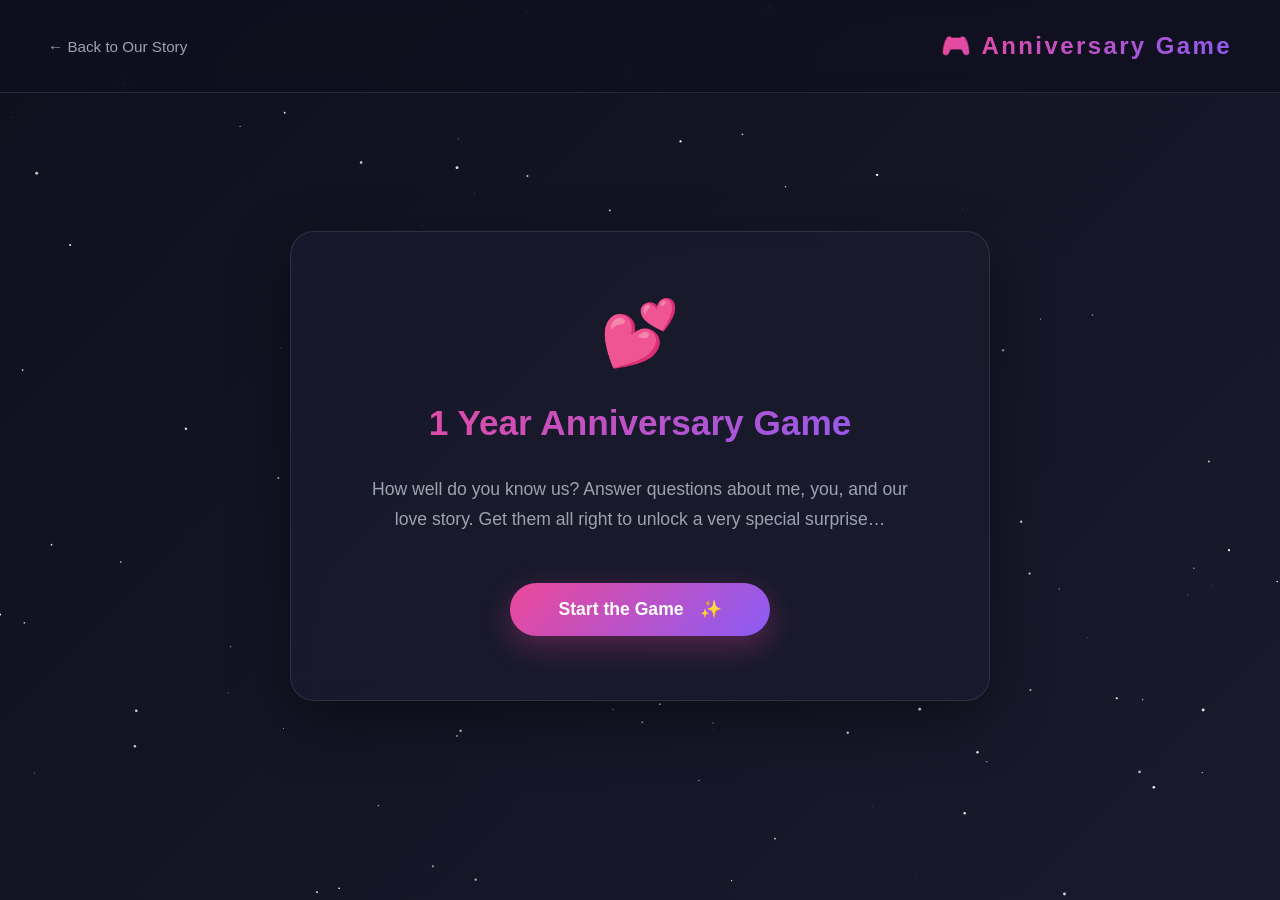
<file: game.html>
<!doctype html>
<html lang="en">
  <head>
    <meta charset="UTF-8" />
    <meta name="viewport" content="width=device-width, initial-scale=1.0" />
    <title>Anniversary Game | JM & Yara</title>
    <link rel="stylesheet" href="styles.css" />
  </head>
  <body>
    <canvas id="starsCanvas"></canvas>

    <nav class="navbar game-navbar">
      <div class="nav-content">
        <a href="index.html" class="nav-back-link">← Back to Our Story</a>
        <div class="nav-logo">🎮 Anniversary Game</div>
      </div>
    </nav>

    <main class="game-page">
      <!-- Welcome -->
      <section class="game-screen active" id="welcomeScreen">
        <div class="game-card">
          <div class="game-emoji">💕</div>
          <h1>1 Year Anniversary Game</h1>
          <p class="game-intro">
            How well do you know us? Answer questions about me, you, and our
            love story. Get them all right to unlock a very special surprise…
          </p>
          <button class="cta-button" id="startGameBtn">
            <span>Start the Game</span>
            <span class="button-icon">✨</span>
          </button>
        </div>
      </section>

      <!-- Quiz -->
      <section class="game-screen" id="quizScreen">
        <div class="game-card game-card-wide">
          <div class="game-progress">
            <div class="game-progress-bar" id="progressBar"></div>
          </div>
          <p class="game-category" id="questionCategory"></p>
          <h2 class="game-question" id="questionText"></h2>
          <div class="game-options" id="optionsContainer"></div>
          <p class="game-feedback hidden" id="questionFeedback"></p>
          <button class="cta-button game-next-btn hidden" id="nextQuestionBtn">
            <span>Next Question</span>
            <span class="button-icon">→</span>
          </button>
        </div>
      </section>

      <!-- Voucher reveal (step 1) -->
      <section class="game-screen" id="voucherScreen">
        <div class="game-card game-card-reveal">
          <div class="game-emoji">🎁</div>
          <h1>You Did It!</h1>
          <p class="game-intro">
            You know our story by heart. Your first surprise is waiting for you…
          </p>
          <div class="gift-reveal voucher-reveal">
            <p class="gift-label">I got you a voucher for</p>
            <p class="voucher-amount">$800</p>
            <p class="gift-label">to spend at Hermès — pick anything your heart desires.</p>
          </div>
          <a
            href="https://www.hermes.com/us/en/"
            target="_blank"
            rel="noopener noreferrer"
            class="cta-button hermes-btn"
            id="hermesLink"
          >
            <span>Open Hermès</span>
            <span class="button-icon">✨</span>
          </a>
        </div>
      </section>

      <!-- Bed gift reveal (step 2) -->
      <section class="game-screen" id="bedGiftScreen">
        <div class="game-card game-card-reveal">
          <div class="game-emoji">💝</div>
          <h1>One More Thing…</h1>
          <p class="game-intro">
            Just kidding! There's another gift waiting for you, closer than you think…
          </p>
          <div class="gift-reveal">
            <p class="gift-label">Your other gift is located:</p>
            <p class="gift-location">Under your bed 🛏️💝</p>
          </div>
          <a href="index.html" class="cta-button game-home-btn">
            <span>Back to Our Story</span>
            <span class="button-icon">❤️</span>
          </a>
        </div>
      </section>

      <!-- Retry -->
      <section class="game-screen" id="retryScreen">
        <div class="game-card">
          <div class="game-emoji">💭</div>
          <h1>Almost There!</h1>
          <p class="game-intro" id="retryMessage"></p>
          <button class="cta-button" id="retryGameBtn">
            <span>Try Again</span>
            <span class="button-icon">🔄</span>
          </button>
        </div>
      </section>
    </main>

    <div id="confettiContainer"></div>

    <audio id="clickSound" preload="auto">
      <source
        src="https://assets.mixkit.co/active_storage/sfx/2570/2570-preview.mp3"
        type="audio/mpeg"
      />
    </audio>
    <audio id="successSound" preload="auto">
      <source
        src="https://assets.mixkit.co/active_storage/sfx/1435/1435-preview.mp3"
        type="audio/mpeg"
      />
    </audio>

    <script src="game.js"></script>
  </body>
</html>
</file>
<file: styles.css>
/* ========================================
   ANNIVERSARY WEBSITE - PREMIUM STYLING
   ======================================== */

/* Global CSS Variables */
:root {
    /* Colors - Romantic Palette */
    --primary-dark: #0f0f1e;
    --primary-light: #f5f5ff;
    --accent-purple: #8b5cf6;
    --accent-blue: #3b82f6;
    --accent-pink: #ec4899;
    --accent-gold: #fbbf24;
    --text-dark: #1f2937;
    --text-light: #f3f4f6;
    --text-muted: #9ca3af;

    /* Theme Variables */
    --bg-primary: var(--primary-dark);
    --bg-secondary: #1a1a2e;
    --text-primary: var(--text-light);
    --text-secondary: var(--text-muted);
    --border-color: rgba(255, 255, 255, 0.1);

    /* Spacing */
    --spacing-xs: 0.5rem;
    --spacing-sm: 1rem;
    --spacing-md: 2rem;
    --spacing-lg: 3rem;
    --spacing-xl: 4rem;

    /* Typography */
    --font-sans: 'Segoe UI', Tahoma, Geneva, Verdana, sans-serif;
    --font-serif: 'Georgia', serif;

    /* Transitions */
    --transition-fast: 0.2s ease;
    --transition-normal: 0.3s ease;
    --transition-slow: 0.5s ease;
    --transition-slower: 0.8s ease;
}

/* Light Theme */
body.light-theme {
    --bg-primary: var(--primary-light);
    --bg-secondary: #f0f0ff;
    --text-primary: var(--text-dark);
    --text-secondary: #6b7280;
    --border-color: rgba(0, 0, 0, 0.1);
}

/* ========================================
   GLOBAL STYLES
   ======================================== */

* {
    margin: 0;
    padding: 0;
    box-sizing: border-box;
}

html {
    scroll-behavior: smooth;
}

body {
    font-family: var(--font-sans);
    background: linear-gradient(135deg, var(--bg-primary) 0%, var(--bg-secondary) 100%);
    color: var(--text-primary);
    transition: background var(--transition-slow), color var(--transition-slow);
    overflow-x: hidden;
    min-height: 100vh;
}

/* ========================================
   LOADING SCREEN
   ======================================== */

.loading-screen {
    position: fixed;
    inset: 0;
    display: flex;
    align-items: center;
    justify-content: center;
    background: linear-gradient(135deg, #0f0f1e 0%, #1a1a2e 100%);
    z-index: 9999;
    animation: fadeOut 0.8s ease forwards;
    animation-delay: 2s;
}

.loading-content {
    text-align: center;
}

.spinner {
    width: 60px;
    height: 60px;
    border: 3px solid rgba(255, 255, 255, 0.2);
    border-top-color: var(--accent-pink);
    border-radius: 50%;
    animation: spin 1s linear infinite;
    margin: 0 auto var(--spacing-md);
}

.loading-screen p {
    color: var(--text-light);
    font-size: 1.1rem;
    letter-spacing: 0.1em;
}

@keyframes spin {
    to { transform: rotate(360deg); }
}

@keyframes fadeOut {
    to {
        opacity: 0;
        visibility: hidden;
    }
}

/* ========================================
   SCROLL PROGRESS INDICATOR
   ======================================== */

.scroll-progress {
    position: fixed;
    top: 0;
    left: 0;
    height: 4px;
    background: linear-gradient(90deg, var(--accent-pink), var(--accent-purple), var(--accent-blue));
    width: 0%;
    z-index: 1000;
    transition: width 0.1s linear;
}

/* ========================================
   PARTICLES & BACKGROUNDS
   ======================================== */

.particle-container {
    position: fixed;
    inset: 0;
    z-index: -1;
    pointer-events: none;
}

.particle {
    position: absolute;
    background: radial-gradient(circle, var(--accent-pink) 0%, transparent 70%);
    border-radius: 50%;
    opacity: 0.3;
    animation: floatParticle var(--transition-slower) ease-in-out infinite;
}

@keyframes floatParticle {
    0%, 100% {
        transform: translateY(0) translateX(0);
        opacity: 0;
    }
    50% {
        opacity: 0.5;
    }
}

#starsCanvas {
    position: fixed;
    top: 0;
    left: 0;
    width: 100%;
    height: 100%;
    z-index: -1;
}

/* ========================================
   NAVBAR
   ======================================== */

.navbar {
    position: fixed;
    top: 0;
    left: 0;
    right: 0;
    padding: var(--spacing-md) var(--spacing-lg);
    background: rgba(15, 15, 30, 0.7);
    backdrop-filter: blur(10px);
    border-bottom: 1px solid var(--border-color);
    z-index: 100;
    transition: all var(--transition-normal);
}

.nav-content {
    max-width: 1400px;
    margin: 0 auto;
    display: flex;
    justify-content: space-between;
    align-items: center;
}

.nav-logo {
    font-size: 1.5rem;
    font-weight: 600;
    letter-spacing: 0.1em;
    background: linear-gradient(135deg, var(--accent-pink), var(--accent-purple));
    -webkit-background-clip: text;
    -webkit-text-fill-color: transparent;
    background-clip: text;
}

.nav-controls {
    display: flex;
    gap: var(--spacing-md);
}

.control-btn {
    background: rgba(139, 92, 246, 0.2);
    border: 1px solid var(--border-color);
    color: var(--text-primary);
    width: 40px;
    height: 40px;
    border-radius: 50%;
    cursor: pointer;
    font-size: 1.2rem;
    transition: all var(--transition-normal);
    display: flex;
    align-items: center;
    justify-content: center;
}

.control-btn:hover {
    background: rgba(139, 92, 246, 0.4);
    transform: scale(1.1);
}

/* ========================================
   SECTION HEADERS
   ======================================== */

.section-header {
    text-align: center;
    margin-bottom: var(--spacing-xl);
    animation: slideInDown 0.8s ease;
}

.section-header h2 {
    font-size: 3rem;
    margin-bottom: var(--spacing-md);
    background: linear-gradient(135deg, var(--accent-pink), var(--accent-purple), var(--accent-blue));
    -webkit-background-clip: text;
    -webkit-text-fill-color: transparent;
    background-clip: text;
    font-weight: 700;
    letter-spacing: 0.05em;
}

.header-underline {
    width: 100px;
    height: 4px;
    background: linear-gradient(90deg, var(--accent-pink), var(--accent-purple));
    margin: 0 auto;
    border-radius: 2px;
}

@keyframes slideInDown {
    from {
        opacity: 0;
        transform: translateY(-30px);
    }
    to {
        opacity: 1;
        transform: translateY(0);
    }
}

/* ========================================
   HERO SECTION
   ======================================== */

.hero {
    position: relative;
    min-height: 100vh;
    display: flex;
    align-items: center;
    justify-content: center;
    text-align: center;
    padding: var(--spacing-xl);
    overflow: hidden;
    background: linear-gradient(135deg, #0f0f1e 0%, #1a1a2e 50%, #2d1b69 100%);
}

.hero-stars {
    position: absolute;
    inset: 0;
    z-index: 1;
}

.hero-content {
    position: relative;
    z-index: 2;
    max-width: 800px;
    animation: fadeInUp 1.2s ease 0.5s both;
}

.hero-title {
    font-size: 5rem;
    font-weight: 800;
    margin-bottom: var(--spacing-md);
    background: linear-gradient(135deg, var(--accent-pink), var(--accent-purple), var(--accent-blue));
    -webkit-background-clip: text;
    -webkit-text-fill-color: transparent;
    background-clip: text;
    animation: titleGlow 3s ease infinite;
    letter-spacing: 0.02em;
    line-height: 1.2;
}

.hero-subtitle {
    font-size: 1.5rem;
    color: var(--text-secondary);
    margin-bottom: var(--spacing-xl);
    animation: fadeIn 1s ease 1s both;
}

.cta-button {
    display: inline-flex;
    align-items: center;
    gap: var(--spacing-sm);
    padding: 1rem 3rem;
    font-size: 1.1rem;
    font-weight: 600;
    background: linear-gradient(135deg, var(--accent-pink), var(--accent-purple));
    color: white;
    border: none;
    border-radius: 50px;
    cursor: pointer;
    transition: all var(--transition-normal);
    box-shadow: 0 10px 30px rgba(236, 72, 153, 0.3);
    animation: bounceIn 0.8s ease 1.2s both;
    position: relative;
    overflow: hidden;
}

.cta-button::before {
    content: '';
    position: absolute;
    inset: 0;
    background: linear-gradient(135deg, var(--accent-blue), var(--accent-pink));
    opacity: 0;
    transition: opacity var(--transition-normal);
}

.cta-button:hover {
    transform: translateY(-2px);
    box-shadow: 0 15px 40px rgba(236, 72, 153, 0.5);
}

.cta-button:active {
    transform: translateY(0);
}

.button-icon {
    display: inline-block;
    animation: spin 2s linear infinite;
}

.scroll-indicator {
    position: absolute;
    bottom: var(--spacing-xl);
    left: 50%;
    transform: translateX(-50%);
    text-align: center;
    animation: bounce 2s ease infinite;
}

.scroll-indicator span {
    display: block;
    color: var(--text-secondary);
    margin-bottom: var(--spacing-sm);
    font-size: 0.9rem;
}

.mouse-icon {
    width: 24px;
    height: 36px;
    border: 2px solid var(--accent-pink);
    border-radius: 12px;
    margin: 0 auto;
    position: relative;
}

.mouse-icon::after {
    content: '';
    position: absolute;
    width: 2px;
    height: 8px;
    background: var(--accent-pink);
    top: 6px;
    left: 50%;
    transform: translateX(-50%);
    border-radius: 1px;
    animation: scroll 1.5s ease infinite;
}

@keyframes bounce {
    0%, 100% {
        transform: translateX(-50%) translateY(0);
    }
    50% {
        transform: translateX(-50%) translateY(10px);
    }
}

@keyframes scroll {
    0% {
        opacity: 1;
        transform: translateX(-50%) translateY(0);
    }
    100% {
        opacity: 0;
        transform: translateX(-50%) translateY(10px);
    }
}

@keyframes fadeInUp {
    from {
        opacity: 0;
        transform: translateY(30px);
    }
    to {
        opacity: 1;
        transform: translateY(0);
    }
}

@keyframes fadeIn {
    from {
        opacity: 0;
    }
    to {
        opacity: 1;
    }
}

@keyframes titleGlow {
    0%, 100% {
        filter: drop-shadow(0 0 10px rgba(236, 72, 153, 0.3));
    }
    50% {
        filter: drop-shadow(0 0 20px rgba(139, 92, 246, 0.5));
    }
}

/* ========================================
   LOVE LETTER SECTION
   ======================================== */

.love-letter {
    min-height: 100vh;
    display: flex;
    flex-direction: column;
    align-items: center;
    justify-content: center;
    padding: var(--spacing-xl);
    background: linear-gradient(135deg, var(--bg-primary) 0%, var(--bg-secondary) 100%);
}

.letter-content {
    display: flex;
    align-items: center;
    justify-content: center;
    margin-top: var(--spacing-xl);
}

.letter-paper {
    background: rgba(255, 255, 255, 0.05);
    backdrop-filter: blur(10px);
    border: 1px solid var(--border-color);
    border-radius: 20px;
    padding: var(--spacing-xl);
    max-width: 700px;
    box-shadow: 0 20px 60px rgba(236, 72, 153, 0.1);
    animation: paperSlideIn 1s ease;
}

.letter-text {
    color: var(--text-primary);
    line-height: 1.8;
    font-size: 1.1rem;
}

.letter-text p {
    margin-bottom: var(--spacing-md);
    animation: typewriter 2.5s steps(60, end) forwards;
    opacity: 0;
}

.letter-text p:nth-child(1) {
    animation-delay: 0.2s;
}

.letter-text p:nth-child(2) {
    animation-delay: 0.6s;
}

.letter-text p:nth-child(3) {
    animation-delay: 1s;
}

.letter-text p:nth-child(4) {
    animation-delay: 1.4s;
}

.letter-text p:nth-child(5) {
    animation-delay: 1.8s;
}

.letter-text p:nth-child(6) {
    animation-delay: 2.2s;
}

.letter-text p:nth-child(7) {
    animation-delay: 2.6s;
}

.letter-text p:nth-child(8) {
    animation-delay: 3s;
}

.letter-signature {
    margin-top: var(--spacing-lg) !important;
    text-align: right;
    font-style: italic;
    color: var(--accent-pink);
    animation-delay: 3.4s !important;
}

@keyframes typewriter {
    from {
        opacity: 0;
    }
    to {
        opacity: 1;
    }
}

@keyframes paperSlideIn {
    from {
        opacity: 0;
        transform: translateY(40px) rotateX(20deg);
    }
    to {
        opacity: 1;
        transform: translateY(0) rotateX(0);
    }
}

/* ========================================
   TIMELINE SECTION
   ======================================== */

.timeline {
    min-height: 100vh;
    display: flex;
    flex-direction: column;
    align-items: center;
    justify-content: center;
    padding: var(--spacing-xl);
    background: linear-gradient(135deg, var(--bg-secondary) 0%, var(--bg-primary) 100%);
}

.timeline-container {
    position: relative;
    max-width: 800px;
    width: 100%;
    margin-top: var(--spacing-xl);
}

.timeline-line {
    position: absolute;
    left: 50%;
    top: 0;
    bottom: 0;
    width: 2px;
    background: linear-gradient(180deg, var(--accent-pink), var(--accent-purple), transparent);
    transform: translateX(-50%);
}

.timeline-items {
    position: relative;
    z-index: 2;
}

.timeline-item {
    margin-bottom: var(--spacing-xl);
    animation: fadeInLeft 0.8s ease forwards;
    opacity: 0;
}

.timeline-item:nth-child(odd) {
    text-align: right;
    padding-right: 51%;
}

.timeline-item:nth-child(even) {
    text-align: left;
    padding-left: 51%;
}

.timeline-marker {
    position: absolute;
    left: 50%;
    transform: translateX(-50%);
    width: 16px;
    height: 16px;
    background: linear-gradient(135deg, var(--accent-pink), var(--accent-purple));
    border-radius: 50%;
    border: 3px solid var(--bg-secondary);
    top: 20px;
    z-index: 3;
    animation: pulseMarker 2s ease infinite;
}

.timeline-content {
    background: rgba(139, 92, 246, 0.1);
    border: 1px solid var(--border-color);
    border-radius: 15px;
    padding: var(--spacing-md);
    backdrop-filter: blur(10px);
    transition: all var(--transition-normal);
}

.timeline-content:hover {
    background: rgba(139, 92, 246, 0.2);
    transform: translateY(-5px);
}

.timeline-date {
    color: var(--accent-pink);
    font-weight: 600;
    margin-bottom: var(--spacing-sm);
    font-size: 0.9rem;
}

.timeline-title {
    font-size: 1.3rem;
    font-weight: 700;
    margin-bottom: var(--spacing-sm);
    color: var(--text-primary);
}

.timeline-description {
    color: var(--text-secondary);
    line-height: 1.6;
}

@keyframes fadeInLeft {
    from {
        opacity: 0;
        transform: translateX(-30px);
    }
    to {
        opacity: 1;
        transform: translateX(0);
    }
}

@keyframes pulseMarker {
    0%, 100% {
        box-shadow: 0 0 0 0 rgba(236, 72, 153, 0.7);
    }
    50% {
        box-shadow: 0 0 0 10px rgba(236, 72, 153, 0);
    }
}

@media (max-width: 768px) {
    .timeline-line {
        left: 0;
    }

    .timeline-item {
        text-align: left !important;
        padding-left: var(--spacing-xl) !important;
        padding-right: 0 !important;
    }

    .timeline-marker {
        left: 0;
    }
}

/* ========================================
   GALLERY SECTION
   ======================================== */

.gallery {
    min-height: 100vh;
    display: flex;
    flex-direction: column;
    align-items: center;
    justify-content: center;
    padding: var(--spacing-xl);
    background: linear-gradient(135deg, var(--bg-primary) 0%, var(--bg-secondary) 100%);
}

.gallery-grid {
    display: grid;
    grid-template-columns: repeat(auto-fit, minmax(250px, 1fr));
    gap: var(--spacing-md);
    max-width: 1200px;
    width: 100%;
    margin-top: var(--spacing-xl);
}

.gallery-item {
    position: relative;
    aspect-ratio: 1;
    border-radius: 15px;
    overflow: hidden;
    cursor: pointer;
    animation: scaleIn 0.6s ease;
    group: "gallery";
}

.gallery-item img {
    width: 100%;
    height: 100%;
    object-fit: cover;
    transition: transform var(--transition-slow);
}

.gallery-item:hover img {
    transform: scale(1.1);
}

.gallery-overlay {
    position: absolute;
    inset: 0;
    background: linear-gradient(135deg, rgba(139, 92, 246, 0.3), rgba(236, 72, 153, 0.3));
    display: flex;
    align-items: center;
    justify-content: center;
    opacity: 0;
    transition: opacity var(--transition-normal);
}

.gallery-item:hover .gallery-overlay {
    opacity: 1;
}

.gallery-overlay-icon {
    font-size: 3rem;
    animation: float 3s ease infinite;
}

@keyframes scaleIn {
    from {
        opacity: 0;
        transform: scale(0.9);
    }
    to {
        opacity: 1;
        transform: scale(1);
    }
}

@keyframes float {
    0%, 100% {
        transform: translateY(0);
    }
    50% {
        transform: translateY(-10px);
    }
}

/* ========================================
   LIGHTBOX
   ======================================== */

.lightbox {
    display: none;
    position: fixed;
    inset: 0;
    background: rgba(0, 0, 0, 0.9);
    z-index: 200;
    align-items: center;
    justify-content: center;
    padding: var(--spacing-xl);
    animation: fadeIn 0.3s ease;
}

.lightbox.active {
    display: flex;
}

.lightbox-content {
    position: relative;
    max-width: 900px;
    width: 100%;
    animation: zoomIn 0.3s ease;
}

#lightboxImage {
    width: 100%;
    height: auto;
    border-radius: 10px;
    max-height: 80vh;
    object-fit: contain;
}

.lightbox-close {
    position: absolute;
    top: -40px;
    right: 0;
    font-size: 2.5rem;
    color: white;
    background: none;
    border: none;
    cursor: pointer;
    transition: transform var(--transition-normal);
}

.lightbox-close:hover {
    transform: rotate(90deg);
}

.lightbox-caption {
    text-align: center;
    color: var(--text-light);
    margin-top: var(--spacing-md);
    font-style: italic;
}

@keyframes zoomIn {
    from {
        opacity: 0;
        transform: scale(0.8);
    }
    to {
        opacity: 1;
        transform: scale(1);
    }
}

/* ========================================
   REASONS SECTION
   ======================================== */

.reasons {
    min-height: 100vh;
    display: flex;
    flex-direction: column;
    align-items: center;
    justify-content: center;
    padding: var(--spacing-xl);
    background: linear-gradient(135deg, var(--bg-secondary) 0%, var(--bg-primary) 100%);
}

.reasons-grid {
    display: grid;
    grid-template-columns: repeat(auto-fit, minmax(280px, 1fr));
    gap: var(--spacing-lg);
    max-width: 1200px;
    width: 100%;
    margin-top: var(--spacing-xl);
    perspective: 1000px;
}

.reason-card {
    position: relative;
    height: 300px;
    cursor: pointer;
    animation: cardSlideIn 0.8s ease;
}

.reason-card-inner {
    position: relative;
    width: 100%;
    height: 100%;
    transition: transform 0.6s;
    transform-style: preserve-3d;
}

.reason-card.flipped .reason-card-inner {
    transform: rotateY(180deg);
}

.reason-card-front,
.reason-card-back {
    position: absolute;
    width: 100%;
    height: 100%;
    backface-visibility: hidden;
    display: flex;
    align-items: center;
    justify-content: center;
    text-align: center;
    border-radius: 15px;
    border: 1px solid var(--border-color);
    padding: var(--spacing-md);
}

.reason-card-front {
    background: linear-gradient(135deg, rgba(139, 92, 246, 0.2), rgba(236, 72, 153, 0.2));
    backdrop-filter: blur(10px);
}

.reason-card-back {
    background: linear-gradient(135deg, rgba(236, 72, 153, 0.2), rgba(59, 130, 246, 0.2));
    backdrop-filter: blur(10px);
    transform: rotateY(180deg);
}

.reason-emoji {
    font-size: 3rem;
    margin-bottom: var(--spacing-md);
    display: block;
}

.reason-title {
    font-size: 1.5rem;
    font-weight: 700;
    color: var(--text-primary);
}

.reason-description {
    color: var(--text-secondary);
    line-height: 1.6;
    font-size: 0.95rem;
}

@keyframes cardSlideIn {
    from {
        opacity: 0;
        transform: translateY(30px);
    }
    to {
        opacity: 1;
        transform: translateY(0);
    }
}

/* ========================================
   COUNTER SECTION
   ======================================== */

.counter {
    min-height: 100vh;
    display: flex;
    flex-direction: column;
    align-items: center;
    justify-content: center;
    padding: var(--spacing-xl);
    background: linear-gradient(135deg, var(--bg-primary) 0%, var(--bg-secondary) 100%);
}

.counter-grid {
    display: grid;
    grid-template-columns: repeat(auto-fit, minmax(220px, 1fr));
    gap: var(--spacing-lg);
    max-width: 1000px;
    width: 100%;
    margin-top: var(--spacing-xl);
}

.counter-card {
    background: rgba(139, 92, 246, 0.1);
    border: 1px solid var(--border-color);
    border-radius: 15px;
    padding: var(--spacing-lg);
    text-align: center;
    backdrop-filter: blur(10px);
    transition: all var(--transition-normal);
    animation: counterBounce 0.8s ease;
}

.counter-card:hover {
    background: rgba(139, 92, 246, 0.2);
    transform: translateY(-10px);
    box-shadow: 0 10px 30px rgba(236, 72, 153, 0.2);
}

.counter-value {
    font-size: 3.5rem;
    font-weight: 800;
    background: linear-gradient(135deg, var(--accent-pink), var(--accent-purple));
    -webkit-background-clip: text;
    -webkit-text-fill-color: transparent;
    background-clip: text;
    margin-bottom: var(--spacing-md);
    font-variant-numeric: tabular-nums;
}

.counter-label {
    font-size: 1rem;
    color: var(--text-secondary);
    letter-spacing: 0.05em;
    text-transform: uppercase;
    font-weight: 600;
}

@keyframes counterBounce {
    0%, 100% {
        opacity: 0;
        transform: translateY(30px);
    }
    50% {
        opacity: 1;
    }
}

/* ========================================
   DREAMS SECTION
   ======================================== */

.dreams {
    min-height: 100vh;
    display: flex;
    flex-direction: column;
    align-items: center;
    justify-content: center;
    padding: var(--spacing-xl);
    background: linear-gradient(135deg, var(--bg-secondary) 0%, var(--bg-primary) 100%);
}

.dreams-grid {
    display: grid;
    grid-template-columns: repeat(auto-fit, minmax(250px, 1fr));
    gap: var(--spacing-lg);
    max-width: 1200px;
    width: 100%;
    margin-top: var(--spacing-xl);
}

.dream-card {
    background: rgba(139, 92, 246, 0.1);
    border: 1px solid var(--border-color);
    border-radius: 15px;
    padding: var(--spacing-lg);
    text-align: center;
    backdrop-filter: blur(10px);
    animation: dreamFloat 3s ease-in-out infinite;
    transition: all var(--transition-normal);
}

.dream-card:nth-child(2) {
    animation-delay: 0.3s;
}

.dream-card:nth-child(3) {
    animation-delay: 0.6s;
}

.dream-card:nth-child(4) {
    animation-delay: 0.9s;
}

.dream-card:nth-child(5) {
    animation-delay: 1.2s;
}

.dream-card:hover {
    background: rgba(139, 92, 246, 0.2);
    transform: translateY(-15px);
}

.dream-emoji {
    font-size: 3rem;
    margin-bottom: var(--spacing-md);
}

.dream-title {
    font-size: 1.3rem;
    font-weight: 700;
    color: var(--text-primary);
    margin-bottom: var(--spacing-sm);
}

.dream-description {
    color: var(--text-secondary);
    font-size: 0.95rem;
    line-height: 1.6;
}

@keyframes dreamFloat {
    0%, 100% {
        transform: translateY(0);
    }
    50% {
        transform: translateY(-20px);
    }
}

/* ========================================
   INVITATION SECTION
   ======================================== */

.invitation {
    min-height: 100vh;
    display: flex;
    align-items: center;
    justify-content: center;
    padding: var(--spacing-xl);
    background: linear-gradient(135deg, var(--bg-primary) 0%, var(--bg-secondary) 100%);
}

.invitation-card {
    background: linear-gradient(135deg, rgba(139, 92, 246, 0.15), rgba(236, 72, 153, 0.15));
    border: 2px solid var(--border-color);
    border-radius: 20px;
    padding: var(--spacing-xl);
    max-width: 500px;
    backdrop-filter: blur(20px);
    animation: invitationSlide 0.8s ease;
    box-shadow: 0 20px 60px rgba(236, 72, 153, 0.2);
}

.invitation-header {
    text-align: center;
    margin-bottom: var(--spacing-lg);
}

.invitation-date {
    display: inline-block;
    font-size: 2.5rem;
    font-weight: 800;
    background: linear-gradient(135deg, var(--accent-pink), var(--accent-purple));
    -webkit-background-clip: text;
    -webkit-text-fill-color: transparent;
    background-clip: text;
    margin-bottom: var(--spacing-md);
}

.invitation-header h2 {
    font-size: 2.5rem;
    margin-bottom: var(--spacing-sm);
}

.invitation-subtitle {
    color: var(--text-secondary);
    font-size: 1.1rem;
}

.invitation-details {
    margin-bottom: var(--spacing-lg);
}

.detail-item {
    display: flex;
    align-items: flex-start;
    gap: var(--spacing-md);
    margin-bottom: var(--spacing-lg);
    padding: var(--spacing-md);
    background: rgba(255, 255, 255, 0.05);
    border-radius: 10px;
    border: 1px solid var(--border-color);
}

.detail-icon {
    font-size: 1.5rem;
    margin-top: 2px;
}

.detail-label {
    font-size: 0.85rem;
    color: var(--text-secondary);
    text-transform: uppercase;
    letter-spacing: 0.1em;
    margin-bottom: var(--spacing-xs);
}

.detail-value {
    font-size: 1.1rem;
    font-weight: 600;
    color: var(--text-primary);
}

.time-input {
    background: rgba(139, 92, 246, 0.2);
    border: 1px solid var(--border-color);
    color: var(--text-primary);
    padding: var(--spacing-sm);
    border-radius: 8px;
    font-size: 1.1rem;
    width: 100%;
    font-weight: 600;
    transition: all var(--transition-normal);
}

.time-input:hover,
.time-input:focus {
    background: rgba(139, 92, 246, 0.3);
    outline: none;
    border-color: var(--accent-purple);
}

.rsvp-button {
    width: 100%;
    padding: 1rem;
    font-size: 1.1rem;
    font-weight: 700;
    background: linear-gradient(135deg, var(--accent-pink), var(--accent-purple));
    color: white;
    border: none;
    border-radius: 12px;
    cursor: pointer;
    transition: all var(--transition-normal);
    box-shadow: 0 10px 30px rgba(236, 72, 153, 0.3);
}

.rsvp-button:hover {
    transform: translateY(-2px);
    box-shadow: 0 15px 40px rgba(236, 72, 153, 0.5);
}

.rsvp-button:active {
    transform: translateY(0);
}

@keyframes invitationSlide {
    from {
        opacity: 0;
        transform: translateY(40px);
    }
    to {
        opacity: 1;
        transform: translateY(0);
    }
}

/* ========================================
   SECRET MESSAGE SECTION
   ======================================== */

.secret {
    min-height: 100vh;
    display: flex;
    flex-direction: column;
    align-items: center;
    justify-content: center;
    padding: var(--spacing-xl);
    background: linear-gradient(135deg, var(--bg-secondary) 0%, var(--bg-primary) 100%);
}

.secret-container {
    max-width: 600px;
    width: 100%;
    margin-top: var(--spacing-xl);
}

.secret-locked,
.secret-unlocked {
    background: rgba(139, 92, 246, 0.1);
    border: 1px solid var(--border-color);
    border-radius: 15px;
    padding: var(--spacing-xl);
    text-align: center;
    backdrop-filter: blur(10px);
    animation: secretFade 0.6s ease;
}

.secret-unlocked {
    animation: secretGlow 0.6s ease;
}

.lock-icon,
.unlock-icon {
    font-size: 4rem;
    margin-bottom: var(--spacing-md);
    display: inline-block;
}

.lock-icon {
    animation: shake 0.5s ease infinite;
}

.unlock-icon {
    animation: celebrate 0.6s ease;
}

.secret-locked p {
    color: var(--text-secondary);
    margin-bottom: var(--spacing-md);
    font-size: 1.1rem;
}

.hint {
    font-size: 0.9rem;
    color: var(--accent-gold);
    margin-top: var(--spacing-md);
    font-style: italic;
}

#secretInput {
    width: 100%;
    padding: var(--spacing-md);
    margin: var(--spacing-md) 0;
    background: rgba(139, 92, 246, 0.2);
    border: 1px solid var(--border-color);
    color: var(--text-primary);
    border-radius: 10px;
    font-size: 1rem;
    transition: all var(--transition-normal);
}

#secretInput:focus {
    outline: none;
    background: rgba(139, 92, 246, 0.3);
    border-color: var(--accent-purple);
}

.unlock-button {
    padding: var(--spacing-md) var(--spacing-lg);
    font-size: 1.1rem;
    font-weight: 700;
    background: linear-gradient(135deg, var(--accent-pink), var(--accent-purple));
    color: white;
    border: none;
    border-radius: 10px;
    cursor: pointer;
    transition: all var(--transition-normal);
    box-shadow: 0 10px 30px rgba(236, 72, 153, 0.3);
}

.unlock-button:hover {
    transform: translateY(-2px);
    box-shadow: 0 15px 40px rgba(236, 72, 153, 0.5);
}

.unlock-button:active {
    transform: translateY(0);
}

.secret-message {
    font-size: 1.3rem;
    line-height: 1.8;
    color: var(--text-primary);
    animation: messageReveal 0.8s ease;
}

.hidden {
    display: none !important;
}

@keyframes shake {
    0%, 100% {
        transform: rotateZ(0deg);
    }
    25% {
        transform: rotateZ(-5deg);
    }
    75% {
        transform: rotateZ(5deg);
    }
}

@keyframes celebrate {
    0% {
        transform: scale(0.5) rotateZ(-45deg);
        opacity: 0;
    }
    100% {
        transform: scale(1) rotateZ(0deg);
        opacity: 1;
    }
}

@keyframes secretFade {
    from {
        opacity: 0;
        transform: translateY(20px);
    }
    to {
        opacity: 1;
        transform: translateY(0);
    }
}

@keyframes secretGlow {
    0% {
        box-shadow: 0 0 0 rgba(236, 72, 153, 0.5);
    }
    50% {
        box-shadow: 0 0 30px rgba(236, 72, 153, 0.5);
    }
    100% {
        box-shadow: 0 0 0 rgba(236, 72, 153, 0.5);
    }
}

@keyframes messageReveal {
    from {
        opacity: 0;
        transform: rotateX(-90deg);
    }
    to {
        opacity: 1;
        transform: rotateX(0);
    }
}

/* ========================================
   ENDING SECTION
   ======================================== */

.ending {
    min-height: 100vh;
    display: flex;
    align-items: center;
    justify-content: center;
    padding: var(--spacing-xl);
    background: linear-gradient(135deg, #0f0f1e 0%, #1a1a2e 50%, #2d1b69 100%);
    position: relative;
    overflow: hidden;
}

.ending-content {
    text-align: center;
    z-index: 2;
    animation: endingFadeIn 1.2s ease;
}

.ending-title {
    font-size: 3.5rem;
    line-height: 1.3;
    background: linear-gradient(135deg, var(--accent-pink), var(--accent-purple), var(--accent-blue));
    -webkit-background-clip: text;
    -webkit-text-fill-color: transparent;
    background-clip: text;
    font-weight: 800;
    letter-spacing: 0.02em;
}

.floating-hearts {
    position: absolute;
    inset: 0;
    z-index: 1;
}

.heart {
    position: absolute;
    font-size: 2rem;
    animation: floatHeart 6s ease-in forwards;
    opacity: 0;
}

@keyframes floatHeart {
    0% {
        opacity: 1;
        transform: translateY(0) translateX(0);
    }
    100% {
        opacity: 0;
        transform: translateY(-800px) translateX(150px);
    }
}

@keyframes endingFadeIn {
    from {
        opacity: 0;
        transform: scale(0.8);
    }
    to {
        opacity: 1;
        transform: scale(1);
    }
}

/* ========================================
   CONFETTI
   ======================================== */

.confetti-piece {
    position: fixed;
    pointer-events: none;
    animation: confettiFall 3s ease-out forwards;
}

@keyframes confettiFall {
    to {
        transform: translateY(100vh) rotateZ(360deg);
        opacity: 0;
    }
}

/* ========================================
   CUSTOM CURSOR
   ======================================== */

.custom-cursor {
    position: fixed;
    pointer-events: none;
    font-size: 2rem;
    z-index: 9999;
    display: flex;
    align-items: center;
    justify-content: center;
    animation: cursorPulse 1s ease infinite;
}

@keyframes cursorPulse {
    0%, 100% {
        transform: scale(1);
    }
    50% {
        transform: scale(1.2);
    }
}

/* ========================================
   SECTION SPACING
   ======================================== */

section {
    scroll-margin-top: 60px;
    position: relative;
}

/* ========================================
   RESPONSIVE DESIGN
   ======================================== */

@media (max-width: 1024px) {
    .hero-title {
        font-size: 3.5rem;
    }

    .section-header h2 {
        font-size: 2.5rem;
    }

    .counter-value {
        font-size: 2.5rem;
    }

    .ending-title {
        font-size: 2.5rem;
    }
}

@media (max-width: 768px) {
    :root {
        --spacing-lg: 2rem;
        --spacing-xl: 2.5rem;
    }

    .navbar {
        padding: var(--spacing-md);
    }

    .nav-logo {
        font-size: 1.2rem;
    }

    .hero-title {
        font-size: 2.5rem;
    }

    .hero-subtitle {
        font-size: 1.1rem;
    }

    .section-header h2 {
        font-size: 2rem;
    }

    .letter-paper {
        padding: var(--spacing-md);
    }

    .letter-text {
        font-size: 1rem;
    }

    .counter-value {
        font-size: 2rem;
    }

    .ending-title {
        font-size: 2rem;
    }

    .gallery-grid {
        grid-template-columns: repeat(auto-fit, minmax(150px, 1fr));
    }

    .reason-card {
        height: 200px;
    }

    .invitation-card {
        padding: var(--spacing-md);
    }

    .secret-locked,
    .secret-unlocked {
        padding: var(--spacing-md);
    }
}

@media (max-width: 480px) {
    :root {
        --spacing-md: 1.5rem;
        --spacing-lg: 1.5rem;
        --spacing-xl: 1.5rem;
    }

    .hero-title {
        font-size: 2rem;
    }

    .section-header h2 {
        font-size: 1.7rem;
    }

    .hero-subtitle {
        font-size: 0.95rem;
    }

    .cta-button {
        padding: 0.8rem 1.5rem;
        font-size: 1rem;
    }

    .letter-paper {
        padding: var(--spacing-md);
        border-radius: 12px;
    }

    .letter-text {
        font-size: 0.95rem;
    }

    .counter-grid {
        grid-template-columns: repeat(2, 1fr);
        gap: var(--spacing-md);
    }

    .counter-value {
        font-size: 1.8rem;
    }

    .ending-title {
        font-size: 1.5rem;
    }

    .gallery-grid {
        grid-template-columns: repeat(auto-fit, minmax(120px, 1fr));
        gap: var(--spacing-sm);
    }

    .custom-cursor {
        font-size: 1.5rem;
    }

    .mouse-icon {
        width: 18px;
        height: 28px;
    }

    .navbar {
        padding: var(--spacing-sm);
    }
}

/* ========================================
   NAV GAME BUTTON
   ======================================== */

.nav-game-btn {
    display: inline-flex;
    align-items: center;
    gap: 0.4rem;
    padding: 0.55rem 1.25rem;
    font-size: 0.9rem;
    font-weight: 600;
    text-decoration: none;
    color: white;
    background: linear-gradient(135deg, var(--accent-pink), var(--accent-purple));
    border-radius: 50px;
    box-shadow: 0 4px 20px rgba(236, 72, 153, 0.35);
    transition: all var(--transition-normal);
    white-space: nowrap;
}

.nav-game-btn:hover {
    transform: translateY(-2px);
    box-shadow: 0 8px 28px rgba(236, 72, 153, 0.5);
}

.nav-back-link {
    color: var(--text-secondary);
    text-decoration: none;
    font-size: 0.95rem;
    transition: color var(--transition-fast);
}

.nav-back-link:hover {
    color: var(--accent-pink);
}

/* ========================================
   ANNIVERSARY GAME PAGE
   ======================================== */

.game-page {
    min-height: 100vh;
    padding: 6rem var(--spacing-lg) var(--spacing-xl);
    display: flex;
    align-items: center;
    justify-content: center;
}

.game-navbar .nav-content {
    gap: var(--spacing-md);
}

.game-screen {
    display: none;
    width: 100%;
    max-width: 700px;
    margin: 0 auto;
    animation: fadeInUp 0.6s ease;
}

.game-screen.active {
    display: block;
}

.game-card {
    background: rgba(26, 26, 46, 0.85);
    backdrop-filter: blur(12px);
    border: 1px solid var(--border-color);
    border-radius: 24px;
    padding: var(--spacing-xl);
    text-align: center;
    box-shadow: 0 20px 60px rgba(0, 0, 0, 0.4);
}

.game-card-wide {
    max-width: 600px;
    margin: 0 auto;
    text-align: left;
}

.game-card-reveal {
    border-color: rgba(236, 72, 153, 0.4);
    box-shadow: 0 20px 60px rgba(236, 72, 153, 0.2);
}

.game-emoji {
    font-size: 4rem;
    margin-bottom: var(--spacing-md);
    animation: bounceIn 0.8s ease;
}

.game-card h1 {
    font-size: 2.2rem;
    margin-bottom: var(--spacing-md);
    background: linear-gradient(135deg, var(--accent-pink), var(--accent-purple));
    -webkit-background-clip: text;
    -webkit-text-fill-color: transparent;
    background-clip: text;
}

.game-intro {
    color: var(--text-secondary);
    font-size: 1.1rem;
    line-height: 1.7;
    margin-bottom: var(--spacing-lg);
}

.game-progress {
    height: 6px;
    background: rgba(255, 255, 255, 0.1);
    border-radius: 3px;
    margin-bottom: var(--spacing-lg);
    overflow: hidden;
}

.game-progress-bar {
    height: 100%;
    width: 0%;
    background: linear-gradient(90deg, var(--accent-pink), var(--accent-purple));
    border-radius: 3px;
    transition: width 0.4s ease;
}

.game-category {
    font-size: 0.85rem;
    font-weight: 600;
    letter-spacing: 0.08em;
    text-transform: uppercase;
    color: var(--accent-pink);
    margin-bottom: var(--spacing-sm);
}

.game-question {
    font-size: 1.5rem;
    line-height: 1.4;
    margin-bottom: var(--spacing-lg);
    color: var(--text-primary);
}

.game-options {
    display: flex;
    flex-direction: column;
    gap: var(--spacing-sm);
    margin-bottom: var(--spacing-md);
}

.game-option {
    padding: 1rem 1.25rem;
    font-size: 1rem;
    text-align: left;
    color: var(--text-primary);
    background: rgba(255, 255, 255, 0.05);
    border: 2px solid var(--border-color);
    border-radius: 12px;
    cursor: pointer;
    transition: all var(--transition-fast);
    font-family: var(--font-sans);
}

.game-option:hover:not(:disabled) {
    border-color: var(--accent-purple);
    background: rgba(139, 92, 246, 0.15);
    transform: translateX(4px);
}

.game-option:disabled {
    cursor: default;
}

.game-option.correct {
    border-color: #22c55e;
    background: rgba(34, 197, 94, 0.15);
}

.game-option.wrong {
    border-color: #ef4444;
    background: rgba(239, 68, 68, 0.15);
}

.game-feedback {
    font-size: 1rem;
    font-weight: 600;
    margin-bottom: var(--spacing-md);
    text-align: center;
}

.feedback-correct {
    color: #22c55e;
}

.feedback-wrong {
    color: #f87171;
}

.game-next-btn,
.game-home-btn {
    display: flex;
    margin: var(--spacing-md) auto 0;
    text-decoration: none;
    justify-content: center;
}

.gift-reveal {
    background: linear-gradient(135deg, rgba(236, 72, 153, 0.15), rgba(139, 92, 246, 0.15));
    border: 2px solid rgba(236, 72, 153, 0.4);
    border-radius: 16px;
    padding: var(--spacing-lg);
    margin-bottom: var(--spacing-lg);
    animation: pulse 2s ease infinite;
}

.gift-label {
    font-size: 0.95rem;
    color: var(--text-secondary);
    margin-bottom: var(--spacing-sm);
}

.gift-location {
    font-size: 2rem;
    font-weight: 700;
    background: linear-gradient(135deg, var(--accent-pink), var(--accent-gold));
    -webkit-background-clip: text;
    -webkit-text-fill-color: transparent;
    background-clip: text;
}

.voucher-reveal {
    border-color: rgba(251, 191, 36, 0.4);
}

.voucher-amount {
    font-size: 3rem;
    font-weight: 800;
    margin: var(--spacing-sm) 0;
    background: linear-gradient(135deg, var(--accent-gold), #f59e0b);
    -webkit-background-clip: text;
    -webkit-text-fill-color: transparent;
    background-clip: text;
}

.hermes-btn {
    display: inline-flex;
    margin: var(--spacing-md) auto 0;
    text-decoration: none;
    justify-content: center;
    background: linear-gradient(135deg, #c9a227, #8b6914);
    box-shadow: 0 10px 30px rgba(201, 162, 39, 0.35);
}

.hermes-btn:hover {
    box-shadow: 0 15px 40px rgba(201, 162, 39, 0.5);
}

@keyframes pulse {
    0%, 100% { transform: scale(1); }
    50% { transform: scale(1.02); }
}

@media (max-width: 768px) {
    .nav-game-btn {
        font-size: 0.75rem;
        padding: 0.45rem 0.9rem;
    }

    .nav-content {
        flex-wrap: wrap;
        justify-content: center;
        gap: var(--spacing-sm);
    }

    .game-page {
        padding-top: 7rem;
    }

    .game-card {
        padding: var(--spacing-lg);
    }

    .game-card h1 {
        font-size: 1.6rem;
    }

    .game-question {
        font-size: 1.2rem;
    }

    .gift-location {
        font-size: 1.5rem;
    }
}

/* ========================================
   UTILITY CLASSES
   ======================================== */

.hidden {
    display: none !important;
}

.no-scroll {
    overflow: hidden;
}

/* ========================================
   SCROLLBAR STYLING
   ======================================== */

::-webkit-scrollbar {
    width: 12px;
}

::-webkit-scrollbar-track {
    background: var(--bg-primary);
}

::-webkit-scrollbar-thumb {
    background: linear-gradient(180deg, var(--accent-pink), var(--accent-purple));
    border-radius: 10px;
}

::-webkit-scrollbar-thumb:hover {
    background: linear-gradient(180deg, var(--accent-purple), var(--accent-blue));
}
</file>
